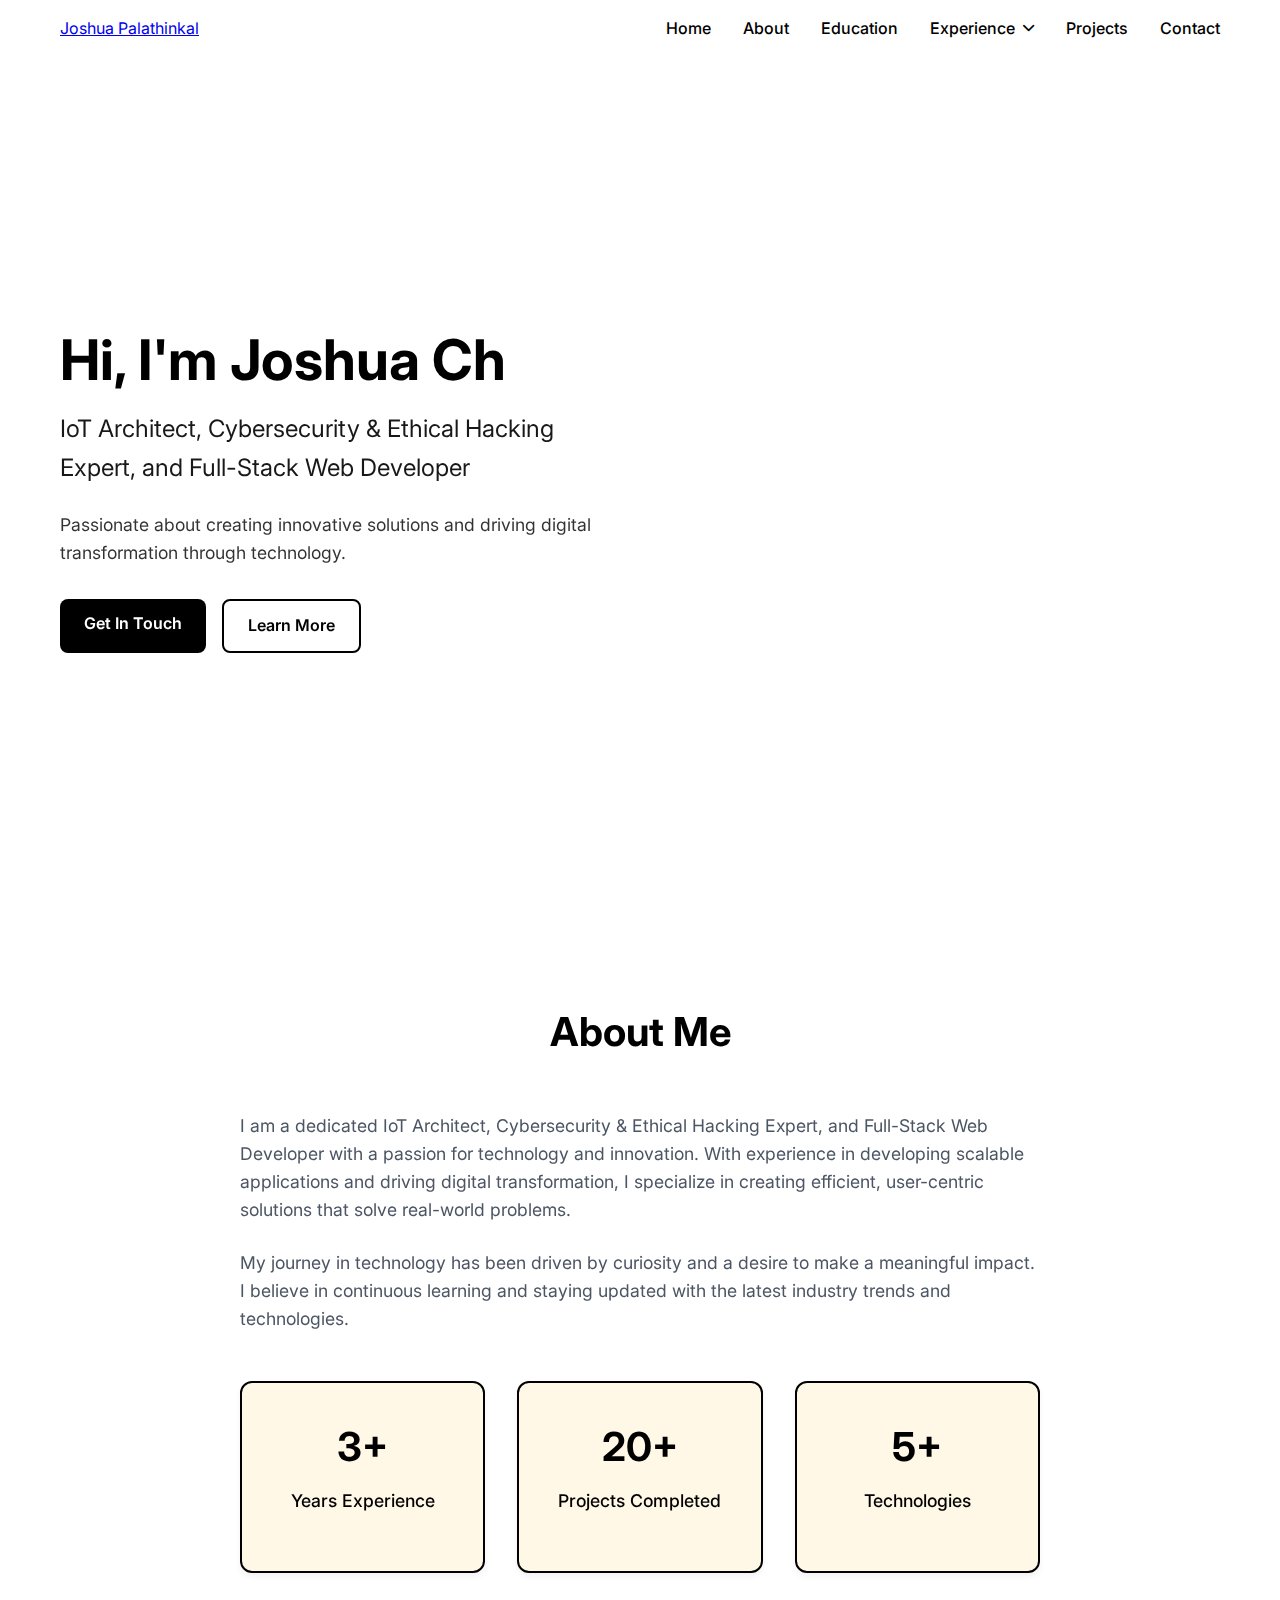
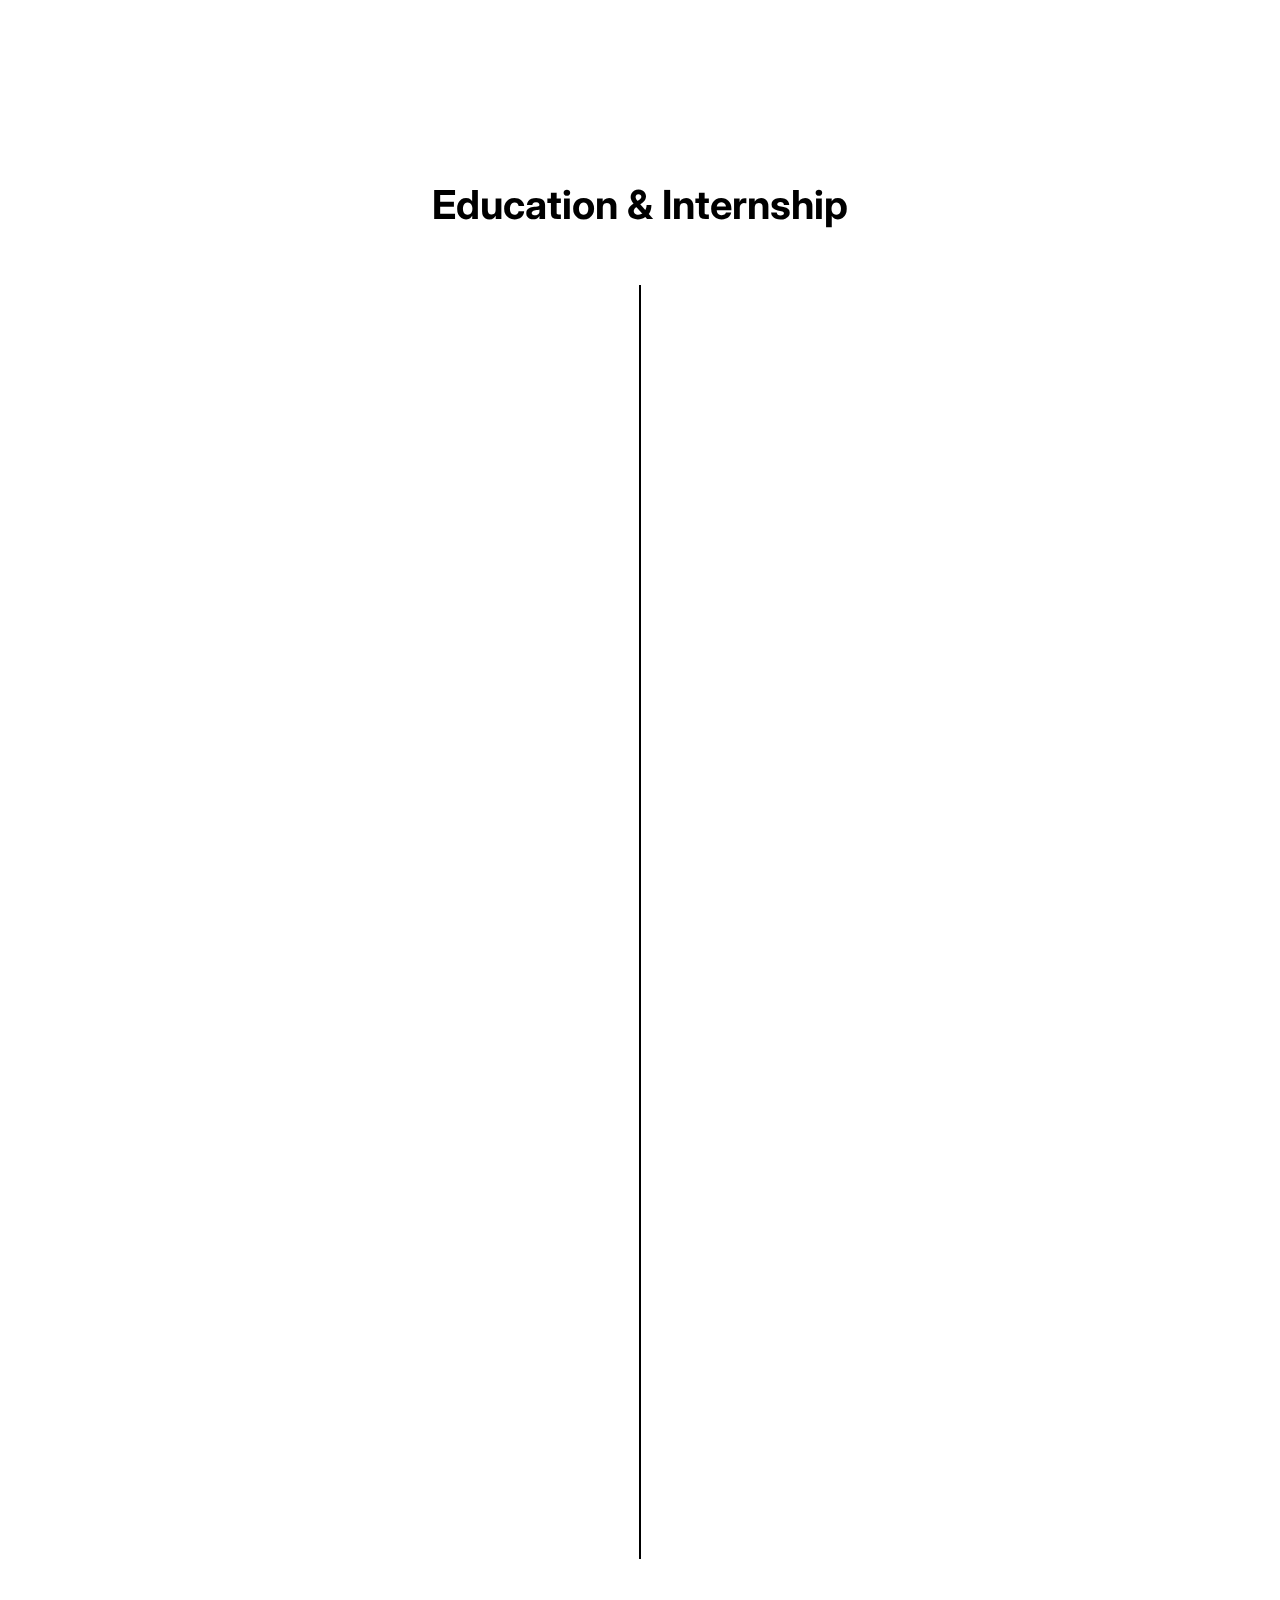
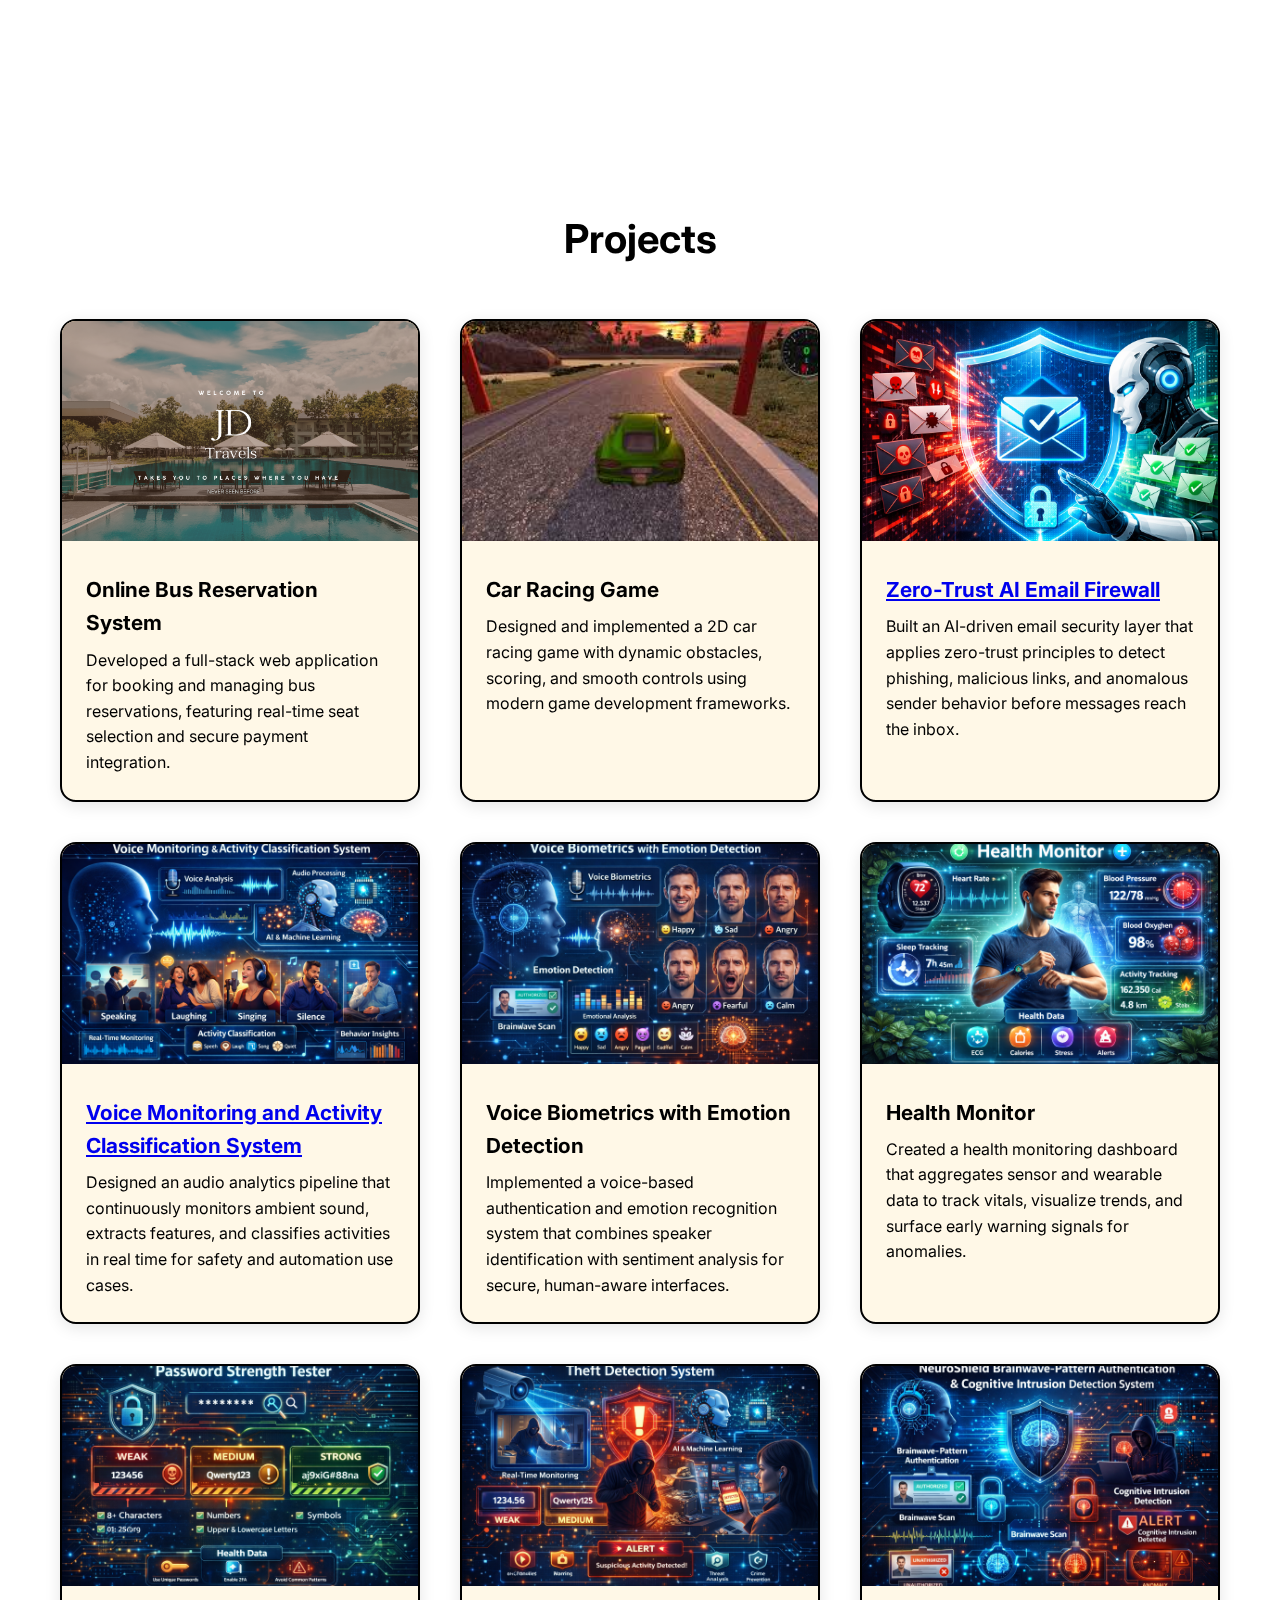
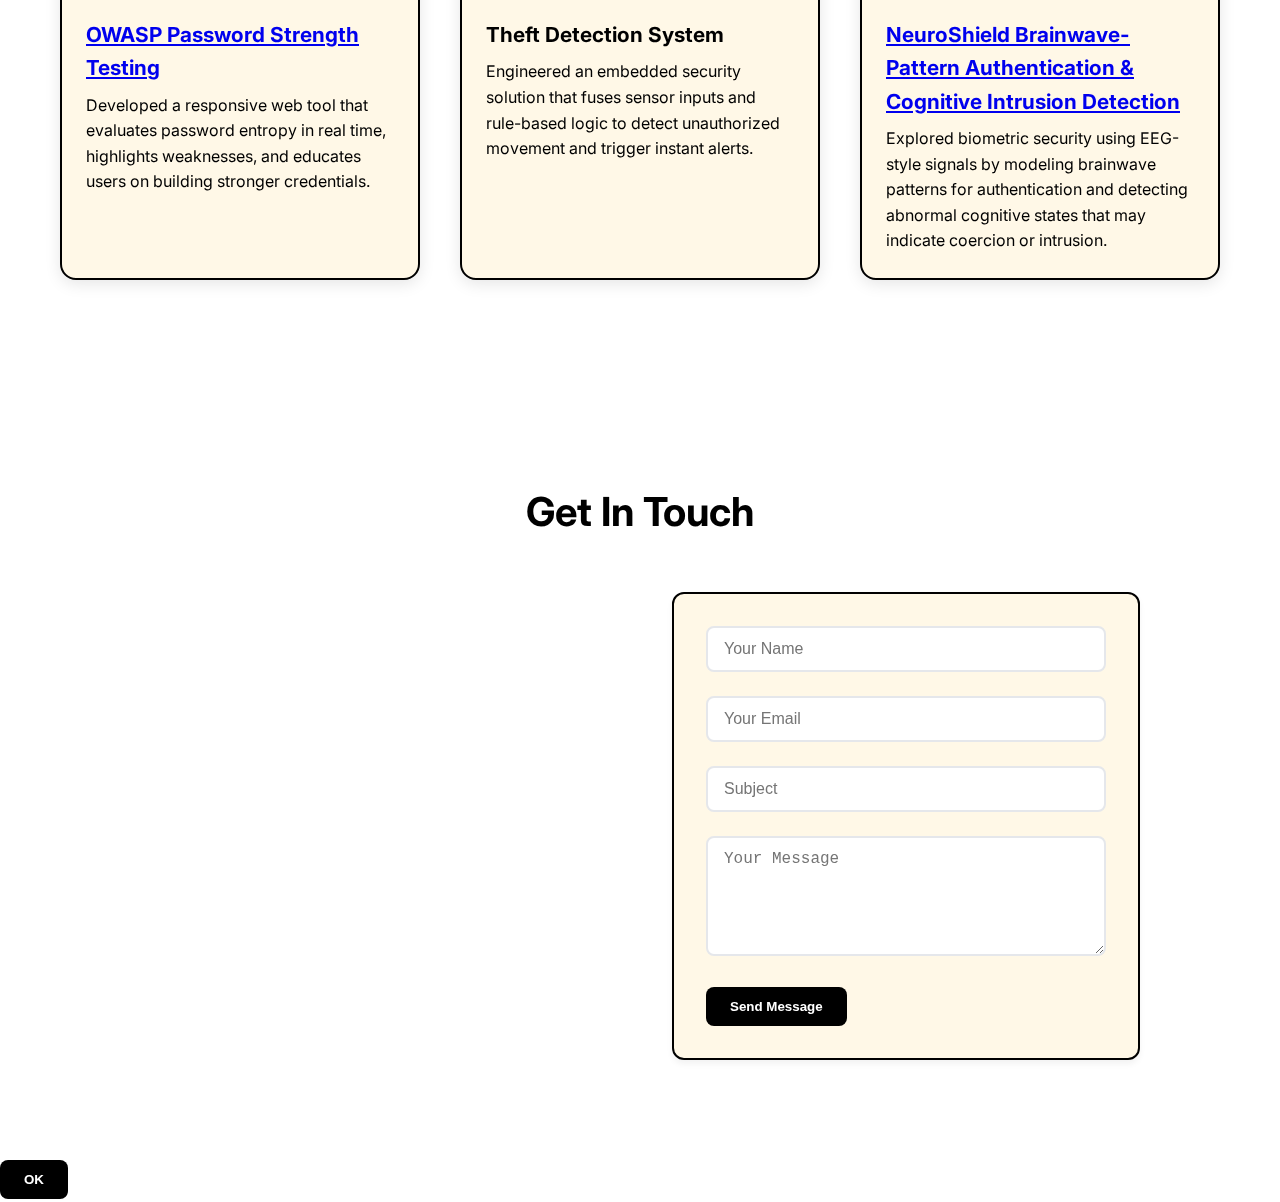
<file: index.html>
<!DOCTYPE html>
<html lang="en">
<head>
    <meta charset="UTF-8">
    <meta name="viewport" content="width=device-width, initial-scale=1.0">
    <title>Joshua Chacko George - Professional Portfolio</title>
    <link rel="stylesheet" href="styles.css">
    <link href="https://fonts.googleapis.com/css2?family=Inter:wght@300;400;500;600;700&display=swap" rel="stylesheet">
    <link rel="stylesheet" href="https://cdnjs.cloudflare.com/ajax/libs/font-awesome/6.0.0/css/all.min.css">
</head>
<body>
    <!-- Background Video -->
    <video id="bg-video" autoplay loop muted playsinline poster="" style="position: fixed; top: 0; left: 0; width: 100vw; height: 100vh; object-fit: cover; z-index: -1; pointer-events: none;">
        <source src="4K Soft Gradient Mood Lights (online-video-cutter.com).mp4" type="video/mp4">
        Your browser does not support the video tag.
    </video>
    <!-- Navigation -->
    <nav class="navbar">
        <div class="nav-container">
            <div class="nav-logo">
                <a href="index.html" class="nav-logo-text">Joshua Palathinkal</a>
            </div>
            <ul class="nav-menu">
                <li><a href="#home" class="nav-link">Home</a></li>
                <li><a href="#about" class="nav-link">About</a></li>
                <li><a href="#education" class="nav-link">Education</a></li>
                <li class="dropdown">
                    <a href="experience.html" class="nav-link dropdown-toggle">Experience <i class="fas fa-chevron-down"></i></a>
                    <ul class="dropdown-menu">
                        <li><a href="experience.html#skills" class="dropdown-item">Skills and Technologies</a></li>
                        <li><a href="experience.html#certifications" class="dropdown-item">Other Certification and Achievements</a></li>
                    </ul>
                </li>
                <li><a href="#projects" class="nav-link">Projects</a></li>
                <li><a href="#contact" class="nav-link">Contact</a></li>
            </ul>
            <div class="hamburger">
                <span class="bar"></span>
                <span class="bar"></span>
                <span class="bar"></span>
            </div>
        </div>
    </nav>

    <!-- Hero Section -->
    <section id="home" class="hero">
        <div class="hero-blueprint"></div>
        <div class="hero-blueprint-highlight"></div>
        <div class="hero-container">
            <div class="hero-content">
                <div class="hero-text">
                    <h1>Hi, I'm Joshua Chacko George</h1>
                    <h2>IoT Architect, Cybersecurity & Ethical Hacking Expert, and Full-Stack Web Developer</h2>
                    <p>Passionate about creating innovative solutions and driving digital transformation through technology.</p>
                    <div class="hero-buttons">
                        <a href="#contact" class="btn btn-primary">Get In Touch</a>
                        <a href="#about" class="btn btn-secondary">Learn More</a>
                    </div>
                </div>
                <div class="hero-image">
                    <img src="profile pic.jpeg" alt="Joshua Chacko George" class="profile-animate">
                </div>
            </div>
        </div>
    </section>

    <!-- About Section -->
    <section id="about" class="about">
        <div class="container">
            <h2 class="section-title">About Me</h2>
            <div class="about-content">
                <div class="about-text">
                    <p>I am a dedicated IoT Architect, Cybersecurity & Ethical Hacking Expert, and Full-Stack Web Developer with a passion for technology and innovation. With experience in developing scalable applications and driving digital transformation, I specialize in creating efficient, user-centric solutions that solve real-world problems.</p>
                    <p>My journey in technology has been driven by curiosity and a desire to make a meaningful impact. I believe in continuous learning and staying updated with the latest industry trends and technologies.</p>
                    <div class="about-stats">
                        <div class="stat">
                            <h3>3+</h3>
                            <p>Years Experience</p>
                        </div>
                        <div class="stat">
                            <h3>20+</h3>
                            <p>Projects Completed</p>
                        </div>
                        <div class="stat">
                            <h3>5+</h3>
                            <p>Technologies</p>
                        </div>
                    </div>
                </div>
            </div>
        </div>
    </section>

    <!-- Education & Internship Timeline Section -->
    <section id="education" class="education">
        <div class="container">
            <h2 class="section-title">Education & Internship</h2>
            <div class="timeline">
                <div class="timeline-item">
                    <div class="timeline-content">
                        <h3>Bachelor of Technology and Engineering in Computer Science (Honours in Cybersecurity)</h3>
                        <h4>Christ (Deemed to be University)</h4>
                        <p class="timeline-date">2023 - Current</p>
                        <ul>
                            <li>Pursuing Honours in Cybersecurity</li>
                            <li>Active member of the Coding Club</li>
                        </ul>
                    </div>
                </div>
                <div class="timeline-item">
                    <div class="timeline-content">
                        <h3>Cyber Security Analyst Intern</h3>
                        <h4>Ad Infocom Systems, Nagpur</h4>
                        <p class="timeline-date">April 2025 - May 2025</p>
                        <ul>
                            <li>Worked on real-world cybersecurity projects and risk assessments</li>
                            <li>Collaborated with senior analysts to enhance system security</li>
                        </ul>
                    </div>
                </div>
                <div class="timeline-item">
                    <div class="timeline-content">
                        <h3>Full Stack Engineer &amp; DevOps Administrator</h3>
                        <h4>All Med Equipment, Chicago, Illinois, USA</h4>
                        <p class="timeline-date">April 3, 2025 – Present</p>
                        <ul>
                            <li>Leading full-stack platform development, deployment automation, and infrastructure networking operations to maintain reliable production systems.</li>
                            <li>Implementing security hardening, monitoring solutions, and regular maintenance to ensure high availability and operational stability of the company web platform.</li>
                        </ul>
                    </div>
                </div>
            </div>
        </div>
    </section>

    <!-- Projects Section -->
    <section id="projects" class="projects">
        <div class="container">
            <h2 class="section-title">Projects</h2>
            <div class="projects-grid">
                <div class="project-card">
                    <div class="project-image">
                        <img src="obrs.png" alt="Online Bus Reservation System">
                    </div>
                    <div class="project-info">
                        <h3>Online Bus Reservation System</h3>
                        <p>Developed a full-stack web application for booking and managing bus reservations, featuring real-time seat selection and secure payment integration.</p>
                    </div>
                </div>
                <div class="project-card">
                    <div class="project-image">
                        <img src="car racing.jpeg" alt="Car Racing Game">
                    </div>
                    <div class="project-info">
                        <h3>Car Racing Game</h3>
                        <p>Designed and implemented a 2D car racing game with dynamic obstacles, scoring, and smooth controls using modern game development frameworks.</p>
                    </div>
                </div>
                <div class="project-card">
                    <div class="project-image">
                        <img src="firewall.png" alt="Zero-Trust AI Email Firewall">
                    </div>
                    <div class="project-info">
                        <h3>
                            <a href="https://github.com/JoshuaMac003/Zero-Trust-AI-Email-Firewall" target="_blank" rel="noopener noreferrer">
                                Zero-Trust AI Email Firewall
                            </a>
                        </h3>
                        <p>Built an AI-driven email security layer that applies zero-trust principles to detect phishing, malicious links, and anomalous sender behavior before messages reach the inbox.</p>
                    </div>
                </div>
                <div class="project-card">
                    <div class="project-image">
                        <img src="ACTIVITY.png" alt="Voice Monitoring and Activity Classification System">
                    </div>
                    <div class="project-info">
                        <h3>
                            <a href="https://github.com/JoshuaMac003/Voice-Monitoring-and-Activity-Classification-System" target="_blank" rel="noopener noreferrer">
                                Voice Monitoring and Activity Classification System
                            </a>
                        </h3>
                        <p>Designed an audio analytics pipeline that continuously monitors ambient sound, extracts features, and classifies activities in real time for safety and automation use cases.</p>
                    </div>
                </div>
                <div class="project-card">
                    <div class="project-image">
                        <img src="VOICE.png" alt="Voice Biometrics with Emotion Detection">
                    </div>
                    <div class="project-info">
                        <h3>Voice Biometrics with Emotion Detection</h3>
                        <p>Implemented a voice-based authentication and emotion recognition system that combines speaker identification with sentiment analysis for secure, human-aware interfaces.</p>
                    </div>
                </div>
                <div class="project-card">
                    <div class="project-image">
                        <img src="HEALTH.png" alt="Health Monitor">
                    </div>
                    <div class="project-info">
                        <h3>Health Monitor</h3>
                        <p>Created a health monitoring dashboard that aggregates sensor and wearable data to track vitals, visualize trends, and surface early warning signals for anomalies.</p>
                    </div>
                </div>
                <div class="project-card">
                    <div class="project-image">
                        <img src="strength.png" alt="OWASP Password Strength Testing">
                    </div>
                    <div class="project-info">
                        <h3>
                            <a href="https://github.com/JoshuaMac003/owasp-password-strength-test-master" target="_blank" rel="noopener noreferrer">
                                OWASP Password Strength Testing
                            </a>
                        </h3>
                        <p>Developed a responsive web tool that evaluates password entropy in real time, highlights weaknesses, and educates users on building stronger credentials.</p>
                    </div>
                </div>
                <div class="project-card">
                    <div class="project-image">
                        <img src="theft.png" alt="Theft Detection System">
                    </div>
                    <div class="project-info">
                        <h3>Theft Detection System</h3>
                        <p>Engineered an embedded security solution that fuses sensor inputs and rule-based logic to detect unauthorized movement and trigger instant alerts.</p>
                    </div>
                </div>
                <div class="project-card">
                    <div class="project-image">
                        <img src="brainwavefile.png" alt="NeuroShield Brainwave-Pattern Authentication &amp; Cognitive Intrusion Detection">
                    </div>
                    <div class="project-info">
                        <h3>
                            <a href="https://github.com/JoshuaMac003/NeuroShield-Brainwave-Pattern-Authentication-Cognitive-Intrusion-Detection-System" target="_blank" rel="noopener noreferrer">
                                NeuroShield Brainwave-Pattern Authentication &amp; Cognitive Intrusion Detection
                            </a>
                        </h3>
                        <p>Explored biometric security using EEG-style signals by modeling brainwave patterns for authentication and detecting abnormal cognitive states that may indicate coercion or intrusion.</p>
                    </div>
                </div>
            </div>
        </div>
    </section>

    <!-- Contact Section -->
    <section id="contact" class="contact">
        <div class="container">
            <h2 class="section-title">Get In Touch</h2>
            <div class="contact-content">
                <div class="contact-info">
                    <div class="contact-item">
                        <i class="fas fa-envelope"></i>
                        <div>
                            <h3>Email</h3>
                            <p>joshuapalathinkalxx3@gmail.com</p>
                        </div>
                    </div>
                    <div class="contact-item">
                        <i class="fab fa-linkedin"></i>
                        <div>
                            <h3>LinkedIn</h3>
                            <p><a href="https://www.linkedin.com/in/joshua-chacko-george-736123289/" target="_blank">Joshua Chacko George</a></p>
                        </div>
                    </div>
                    <div class="contact-item">
                        <i class="fab fa-github"></i>
                        <div>
                            <h3>GitHub</h3>
                            <p><a href="https://github.com/JoshuaMac003" target="_blank">JoshuaMac003</a></p>
                        </div>
                    </div>
                </div>
                <div class="contact-form">
                    <form>
                        <div class="form-group">
                            <input type="text" placeholder="Your Name" required>
                        </div>
                        <div class="form-group">
                            <input type="email" placeholder="Your Email" required>
                        </div>
                        <div class="form-group">
                            <input type="text" placeholder="Subject" required>
                        </div>
                        <div class="form-group">
                            <textarea placeholder="Your Message" rows="5" required></textarea>
                        </div>
                        <button type="submit" class="btn btn-primary">Send Message</button>
                    </form>
                </div>
            </div>
        </div>
    </section>

    <!-- Message modal -->
    <div id="message-modal" class="message-modal">
        <div class="message-modal-backdrop"></div>
        <div class="message-modal-content">
            <p id="message-modal-text"></p>
            <button type="button" class="btn btn-primary" id="message-modal-close">OK</button>
        </div>
    </div>

    <script src="script.js"></script>
</body>
</html>
</file>
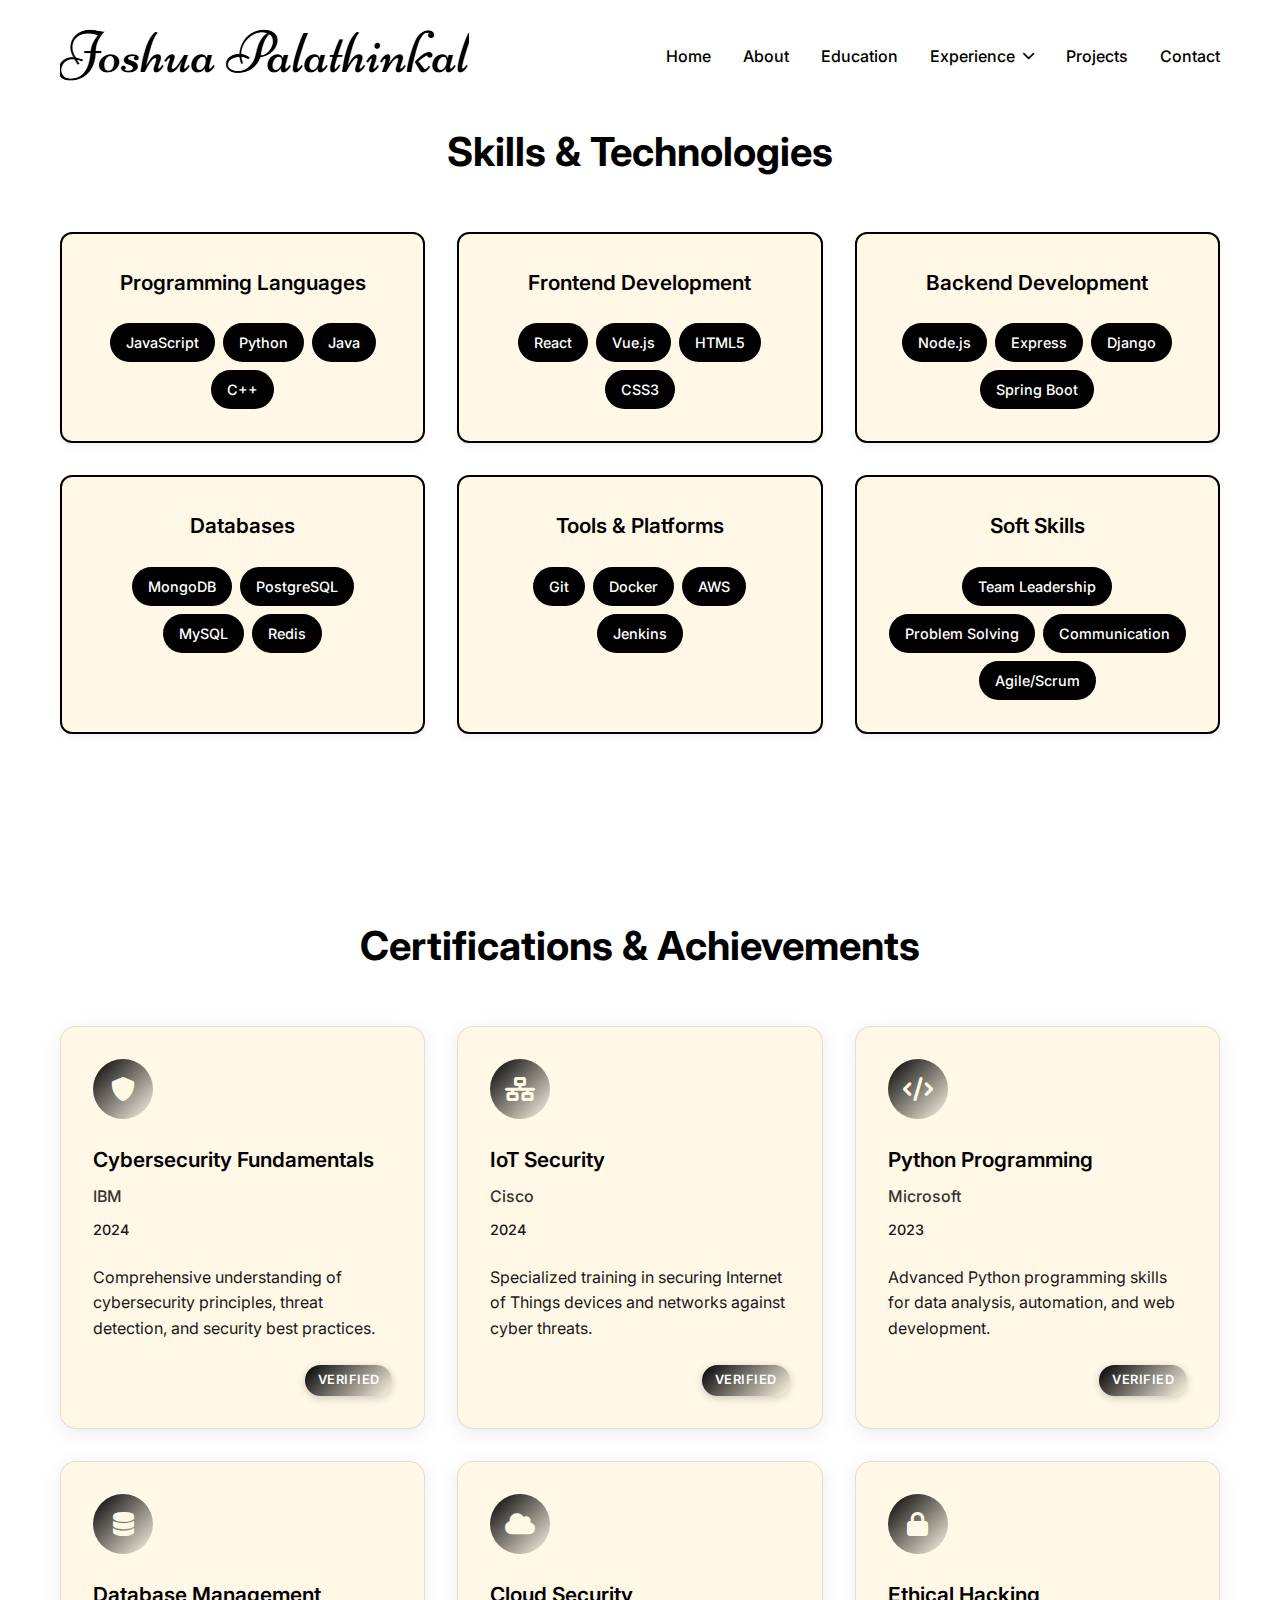
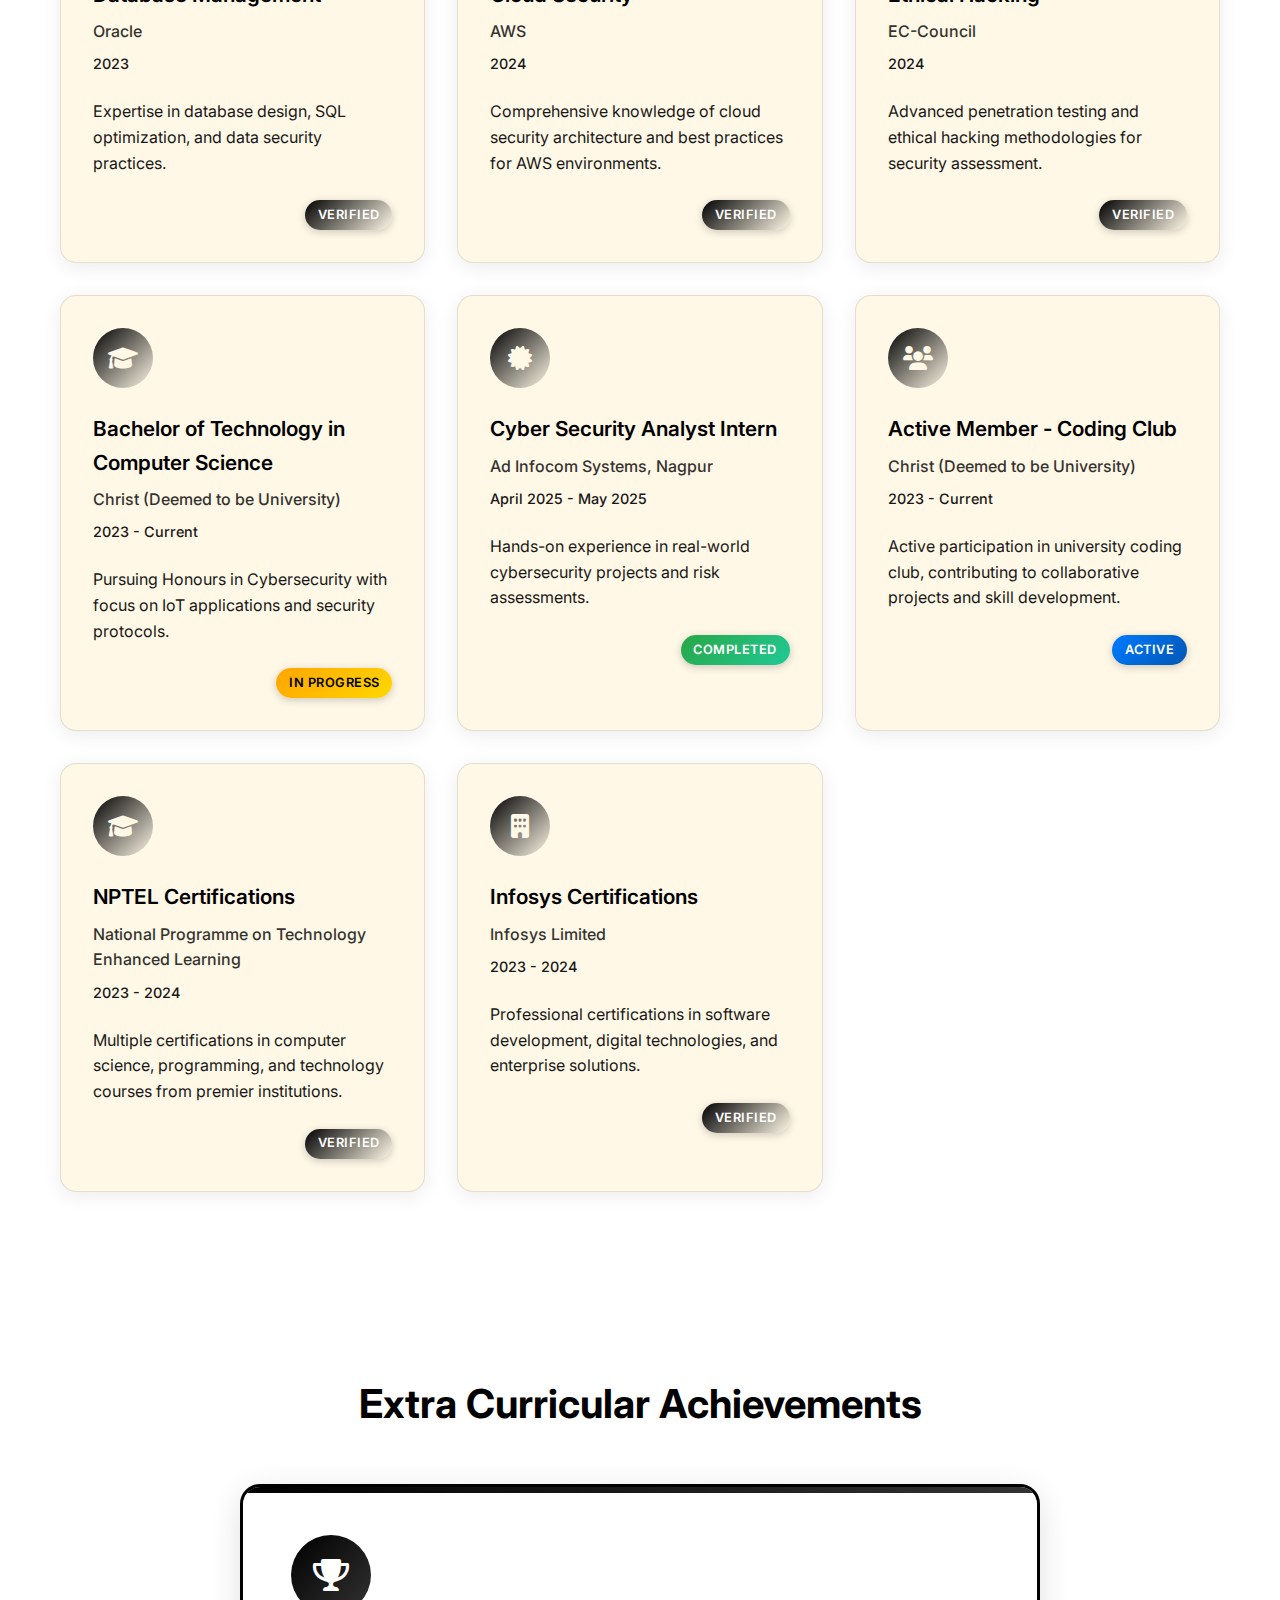
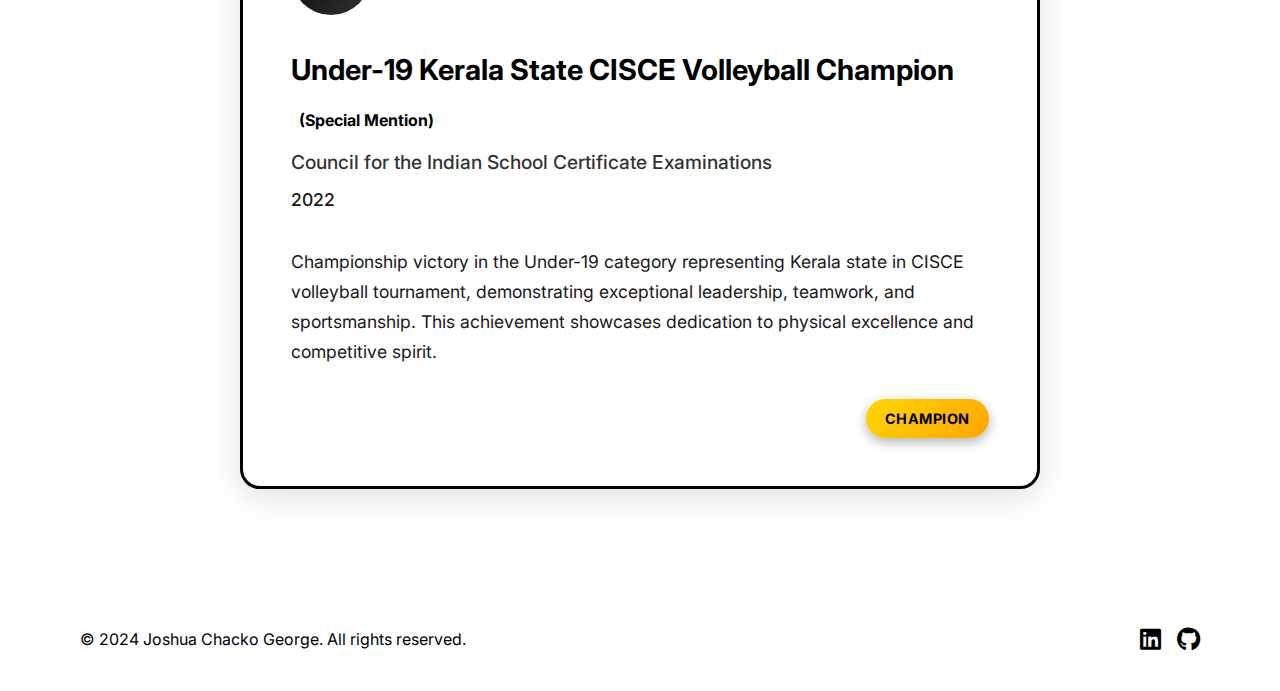
<file: experience.html>
<!DOCTYPE html>
<html lang="en">
<head>
    <meta charset="UTF-8">
    <meta name="viewport" content="width=device-width, initial-scale=1.0">
    <title>Experience - Joshua Chacko George</title>
    <link rel="stylesheet" href="styles.css">
    <link href="https://fonts.googleapis.com/css2?family=Inter:wght@300;400;500;600;700&display=swap" rel="stylesheet">
    <link rel="stylesheet" href="https://cdnjs.cloudflare.com/ajax/libs/font-awesome/6.0.0/css/all.min.css">
</head>
<body>
    <!-- Background Video -->
    <video id="bg-video" autoplay loop muted playsinline poster="" style="position: fixed; top: 0; left: 0; width: 100vw; height: 100vh; object-fit: cover; z-index: -1; pointer-events: none;">
        <source src="4K Soft Gradient Mood Lights (online-video-cutter.com).mp4" type="video/mp4">
        Your browser does not support the video tag.
    </video>
    <!-- Navigation -->
    <nav class="navbar">
        <div class="nav-container">
            <div class="nav-logo">
                <a href="index.html"><img src="signature.png" alt="Signature" class="signature-animate" /></a>
            </div>
            <ul class="nav-menu">
                <li><a href="index.html#home" class="nav-link">Home</a></li>
                <li><a href="index.html#about" class="nav-link">About</a></li>
                <li><a href="index.html#education" class="nav-link">Education</a></li>
                <li class="dropdown">
                    <a href="experience.html" class="nav-link dropdown-toggle">Experience <i class="fas fa-chevron-down"></i></a>
                    <ul class="dropdown-menu">
                        <li><a href="experience.html#skills" class="dropdown-item">Skills</a></li>
                        <li><a href="experience.html#certifications" class="dropdown-item">Certifications</a></li>
                        <li><a href="experience.html#extracurricular" class="dropdown-item">Extra Curricular</a></li>
                    </ul>
                </li>
                <li><a href="index.html#projects" class="nav-link">Projects</a></li>
                <li><a href="index.html#contact" class="nav-link">Contact</a></li>
            </ul>
            <div class="hamburger">
                <span class="bar"></span>
                <span class="bar"></span>
                <span class="bar"></span>
            </div>
        </div>
    </nav>

    <!-- Skills Section -->
    <section id="skills" class="skills" style="padding-top: 120px;">
        <div class="container">
            <h2 class="section-title">Skills & Technologies</h2>
            <div class="skills-grid">
                <div class="skill-category">
                    <h3>Programming Languages</h3>
                    <div class="skill-items">
                        <span class="skill-item">JavaScript</span>
                        <span class="skill-item">Python</span>
                        <span class="skill-item">Java</span>
                        <span class="skill-item">C++</span>
                    </div>
                </div>
                <div class="skill-category">
                    <h3>Frontend Development</h3>
                    <div class="skill-items">
                        <span class="skill-item">React</span>
                        <span class="skill-item">Vue.js</span>
                        <span class="skill-item">HTML5</span>
                        <span class="skill-item">CSS3</span>
                    </div>
                </div>
                <div class="skill-category">
                    <h3>Backend Development</h3>
                    <div class="skill-items">
                        <span class="skill-item">Node.js</span>
                        <span class="skill-item">Express</span>
                        <span class="skill-item">Django</span>
                        <span class="skill-item">Spring Boot</span>
                    </div>
                </div>
                <div class="skill-category">
                    <h3>Databases</h3>
                    <div class="skill-items">
                        <span class="skill-item">MongoDB</span>
                        <span class="skill-item">PostgreSQL</span>
                        <span class="skill-item">MySQL</span>
                        <span class="skill-item">Redis</span>
                    </div>
                </div>
                <div class="skill-category">
                    <h3>Tools & Platforms</h3>
                    <div class="skill-items">
                        <span class="skill-item">Git</span>
                        <span class="skill-item">Docker</span>
                        <span class="skill-item">AWS</span>
                        <span class="skill-item">Jenkins</span>
                    </div>
                </div>
                <div class="skill-category">
                    <h3>Soft Skills</h3>
                    <div class="skill-items">
                        <span class="skill-item">Team Leadership</span>
                        <span class="skill-item">Problem Solving</span>
                        <span class="skill-item">Communication</span>
                        <span class="skill-item">Agile/Scrum</span>
                    </div>
                </div>
            </div>
        </div>
    </section>

    <!-- Certifications Section -->
    <section id="certifications" class="certifications">
        <div class="container">
            <h2 class="section-title">Certifications & Achievements</h2>
            <div class="certifications-grid">
                <div class="certification-card">
                    <div class="certification-icon">
                        <i class="fas fa-shield-alt"></i>
                    </div>
                    <div class="certification-content">
                        <h3>Cybersecurity Fundamentals</h3>
                        <h4>IBM</h4>
                        <p class="certification-date">2024</p>
                        <p>Comprehensive understanding of cybersecurity principles, threat detection, and security best practices.</p>
                        <div class="certification-badge">
                            <span class="badge badge-verified">Verified</span>
                        </div>
                    </div>
                </div>
                
                <div class="certification-card">
                    <div class="certification-icon">
                        <i class="fas fa-network-wired"></i>
                    </div>
                    <div class="certification-content">
                        <h3>IoT Security</h3>
                        <h4>Cisco</h4>
                        <p class="certification-date">2024</p>
                        <p>Specialized training in securing Internet of Things devices and networks against cyber threats.</p>
                        <div class="certification-badge">
                            <span class="badge badge-verified">Verified</span>
                        </div>
                    </div>
                </div>
                
                <div class="certification-card">
                    <div class="certification-icon">
                        <i class="fas fa-code"></i>
                    </div>
                    <div class="certification-content">
                        <h3>Python Programming</h3>
                        <h4>Microsoft</h4>
                        <p class="certification-date">2023</p>
                        <p>Advanced Python programming skills for data analysis, automation, and web development.</p>
                        <div class="certification-badge">
                            <span class="badge badge-verified">Verified</span>
                        </div>
                    </div>
                </div>
                
                <div class="certification-card">
                    <div class="certification-icon">
                        <i class="fas fa-database"></i>
                    </div>
                    <div class="certification-content">
                        <h3>Database Management</h3>
                        <h4>Oracle</h4>
                        <p class="certification-date">2023</p>
                        <p>Expertise in database design, SQL optimization, and data security practices.</p>
                        <div class="certification-badge">
                            <span class="badge badge-verified">Verified</span>
                        </div>
                    </div>
                </div>
                
                <div class="certification-card">
                    <div class="certification-icon">
                        <i class="fas fa-cloud"></i>
                    </div>
                    <div class="certification-content">
                        <h3>Cloud Security</h3>
                        <h4>AWS</h4>
                        <p class="certification-date">2024</p>
                        <p>Comprehensive knowledge of cloud security architecture and best practices for AWS environments.</p>
                        <div class="certification-badge">
                            <span class="badge badge-verified">Verified</span>
                        </div>
                    </div>
                </div>
                
                <div class="certification-card">
                    <div class="certification-icon">
                        <i class="fas fa-lock"></i>
                    </div>
                    <div class="certification-content">
                        <h3>Ethical Hacking</h3>
                        <h4>EC-Council</h4>
                        <p class="certification-date">2024</p>
                        <p>Advanced penetration testing and ethical hacking methodologies for security assessment.</p>
                        <div class="certification-badge">
                            <span class="badge badge-verified">Verified</span>
                        </div>
                    </div>
                </div>
                
                <div class="certification-card">
                    <div class="certification-icon">
                        <i class="fas fa-graduation-cap"></i>
                    </div>
                    <div class="certification-content">
                        <h3>Bachelor of Technology in Computer Science</h3>
                        <h4>Christ (Deemed to be University)</h4>
                        <p class="certification-date">2023 - Current</p>
                        <p>Pursuing Honours in Cybersecurity with focus on IoT applications and security protocols.</p>
                        <div class="certification-badge">
                            <span class="badge badge-progress">In Progress</span>
                        </div>
                    </div>
                </div>
                
                <div class="certification-card">
                    <div class="certification-icon">
                        <i class="fas fa-certificate"></i>
                    </div>
                    <div class="certification-content">
                        <h3>Cyber Security Analyst Intern</h3>
                        <h4>Ad Infocom Systems, Nagpur</h4>
                        <p class="certification-date">April 2025 - May 2025</p>
                        <p>Hands-on experience in real-world cybersecurity projects and risk assessments.</p>
                        <div class="certification-badge">
                            <span class="badge badge-completed">Completed</span>
                        </div>
                    </div>
                </div>
                
                <div class="certification-card">
                    <div class="certification-icon">
                        <i class="fas fa-users"></i>
                    </div>
                    <div class="certification-content">
                        <h3>Active Member - Coding Club</h3>
                        <h4>Christ (Deemed to be University)</h4>
                        <p class="certification-date">2023 - Current</p>
                        <p>Active participation in university coding club, contributing to collaborative projects and skill development.</p>
                        <div class="certification-badge">
                            <span class="badge badge-active">Active</span>
                        </div>
                    </div>
                </div>
                
                <div class="certification-card">
                    <div class="certification-icon">
                        <i class="fas fa-graduation-cap"></i>
                    </div>
                    <div class="certification-content">
                        <h3>NPTEL Certifications</h3>
                        <h4>National Programme on Technology Enhanced Learning</h4>
                        <p class="certification-date">2023 - 2024</p>
                        <p>Multiple certifications in computer science, programming, and technology courses from premier institutions.</p>
                        <div class="certification-badge">
                            <span class="badge badge-verified">Verified</span>
                        </div>
                    </div>
                </div>
                
                <div class="certification-card">
                    <div class="certification-icon">
                        <i class="fas fa-building"></i>
                    </div>
                    <div class="certification-content">
                        <h3>Infosys Certifications</h3>
                        <h4>Infosys Limited</h4>
                        <p class="certification-date">2023 - 2024</p>
                        <p>Professional certifications in software development, digital technologies, and enterprise solutions.</p>
                        <div class="certification-badge">
                            <span class="badge badge-verified">Verified</span>
                        </div>
                    </div>
                </div>
            </div>
        </div>
    </section>

    <!-- Extra Curricular Achievements Section -->
    <section id="extracurricular" class="extracurricular">
        <div class="container">
            <h2 class="section-title">Extra Curricular Achievements</h2>
            <div class="achievement-highlight">
                <div class="achievement-card">
                    <div class="achievement-icon">
                        <i class="fas fa-trophy"></i>
                    </div>
                    <div class="achievement-content">
                        <h3>Under-19 Kerala State CISCE Volleyball Champion <span class="special-mention">(Special Mention)</span></h3>
                        <h4>Council for the Indian School Certificate Examinations</h4>
                        <p class="achievement-date">2022</p>
                        <p>Championship victory in the Under-19 category representing Kerala state in CISCE volleyball tournament, demonstrating exceptional leadership, teamwork, and sportsmanship. This achievement showcases dedication to physical excellence and competitive spirit.</p>
                        <div class="achievement-badge">
                            <span class="badge badge-champion">Champion</span>
                        </div>
                    </div>
                </div>
            </div>
        </div>
    </section>

    <!-- Footer -->
    <footer class="footer">
        <div class="container">
            <div class="footer-content">
                <p>&copy; 2024 Joshua Chacko George. All rights reserved.</p>
                <div class="social-links">
                    <a href="https://www.linkedin.com/in/joshua-chacko-george-736123289/" target="_blank"><i class="fab fa-linkedin"></i></a>
                    <a href="https://github.com/JoshuaMac003" target="_blank"><i class="fab fa-github"></i></a>
                </div>
            </div>
        </div>
    </footer>

    <script src="script.js"></script>
</body>
</html>
</file>
<file: styles.css>
/* Reset and Base Styles */
* {
    margin: 0;
    padding: 0;
    box-sizing: border-box;
}

:root {
    --ivory: #FFF8E7;
    --rolex-green: #00512C;
    --text-main: #000000;
    --text-light: #FFF8E7;
    --card-bg: #FFF8E7;
    --accent: #00512C;
}

body {
    font-family: 'Inter', sans-serif;
    line-height: 1.6;
    color: black !important;
    background: white !important;
}

section, .container, .hero, .about, .skills, .certifications, .education, .projects, .contact, .footer {
    background: white !important;
}

.navbar {
    background: var(--rolex-green) !important;
}

.container {
    max-width: 1200px;
    margin: 0 auto;
    padding: 0 20px;
}

/* Navigation */
.navbar {
    position: fixed;
    top: 0;
    width: 100%;
    background: white !important;
    backdrop-filter: blur(10px);
    z-index: 1000;
    padding: 1rem 0;
    transition: all 0.3s ease;
    color: black !important;
}

.nav-container {
    max-width: 1200px;
    margin: 0 auto;
    padding: 0 20px;
    display: flex;
    justify-content: space-between;
    align-items: center;
}

.nav-logo h2 {
    color: black !important;
    font-weight: 700;
}

.nav-menu {
    display: flex;
    list-style: none;
    gap: 2rem;
}

.nav-link {
    text-decoration: none;
    color: black !important;
    font-weight: 500;
    transition: color 0.3s ease;
}

.nav-link:hover {
    color: #333 !important;
}

/* Dropdown Styles */
.dropdown {
    position: relative;
}

.dropdown-toggle {
    display: flex;
    align-items: center;
    gap: 0.5rem;
}

.dropdown-toggle i {
    font-size: 0.8rem;
    transition: transform 0.3s ease;
}

.dropdown.active .dropdown-toggle i {
    transform: rotate(180deg);
}

.dropdown-menu {
    position: absolute;
    top: 100%;
    left: 0;
    background: white;
    min-width: 200px;
    box-shadow: 0 8px 32px rgba(0, 0, 0, 0.1);
    border-radius: 8px;
    padding: 0.5rem 0;
    opacity: 0;
    visibility: hidden;
    transform: translateY(-10px);
    transition: all 0.3s ease;
    z-index: 1001;
    border: 1px solid rgba(0, 0, 0, 0.1);
}

.dropdown.active .dropdown-menu {
    opacity: 1;
    visibility: visible;
    transform: translateY(0);
}

.dropdown-item {
    display: block;
    padding: 0.75rem 1.5rem;
    color: black !important;
    text-decoration: none;
    font-weight: 500;
    transition: background-color 0.3s ease;
}

.dropdown-item:hover {
    background-color: #f8f9fa;
    color: #333 !important;
}

.hamburger {
    display: none;
    flex-direction: column;
    cursor: pointer;
}

.bar {
    width: 25px;
    height: 3px;
    background-color: black;
    margin: 3px 0;
    transition: 0.3s;
}

/* Hero Section */
.hero {
    min-height: 100vh;
    display: flex;
    align-items: center;
    background: var(--ivory);
    color: black !important;
    padding-top: 80px;
}

.hero-container {
    max-width: 1200px;
    margin: 0 auto;
    padding: 0 20px;
}

.hero-content {
    display: grid;
    grid-template-columns: 1fr 1fr;
    gap: 4rem;
    align-items: center;
}

.hero-text h1 {
    font-size: 3.5rem;
    font-weight: 700;
    margin-bottom: 1rem;
    line-height: 1.2;
}

.hero-text h2 {
    font-size: 1.5rem;
    font-weight: 400;
    margin-bottom: 1.5rem;
    opacity: 0.9;
}

.hero-text p {
    font-size: 1.1rem;
    margin-bottom: 2rem;
    opacity: 0.8;
}

.hero-buttons {
    display: flex;
    gap: 1rem;
}

.btn {
    padding: 12px 24px;
    border-radius: 8px;
    text-decoration: none;
    font-weight: 600;
    transition: all 0.3s ease;
    display: inline-block;
}

.btn-primary {
    background: black;
    color: white;
    border: none;
}

.btn-primary:hover {
    background: white;
    color: black;
    border: 2px solid black;
}

.btn-secondary {
    background: transparent;
    color: black !important;
    border: 2px solid black;
}

.btn-secondary:hover {
    background: black;
    color: white !important;
}

.hero-image {
    display: flex;
    justify-content: center;
    align-items: center;
}

.profile-photo {
    width: 300px;
    height: 300px;
    border-radius: 50%;
    overflow: hidden;
    border: 4px solid var(--ivory);
    box-shadow: 0 20px 40px rgba(26, 34, 56, 0.10), 0 20px 40px rgba(255, 180, 0, 0.08);
    transition: transform 0.4s cubic-bezier(.25,.8,.25,1), box-shadow 0.4s;
    background: rgba(255, 255, 255, 0.25);
    position: relative;
    overflow: hidden;
    will-change: transform;
}

.redesigned-profile {
    border: 5px solid var(--rolex-green);
    border-radius: 50%;
    width: 280px;
    height: 280px;
    overflow: hidden;
    box-shadow: 0 8px 32px 0 rgba(0, 81, 44, 0.12);
    background: var(--ivory);
    display: flex;
    align-items: center;
    justify-content: center;
    margin: 0 auto;
    transition: box-shadow 0.3s;
}

.redesigned-profile img {
    width: 100%;
    height: 100%;
    object-fit: cover;
    border-radius: 50%;
}

.redesigned-profile:hover {
    box-shadow: 0 16px 48px 0 rgba(0, 81, 44, 0.22);
}

.glass-toggle {
    backdrop-filter: blur(10px) saturate(120%);
    -webkit-backdrop-filter: blur(10px) saturate(120%);
    background: rgba(255, 255, 255, 0.35);
    border: 2px solid rgba(180, 134, 44, 0.18);
    box-shadow: 0 8px 32px 0 rgba(45, 35, 32, 0.18);
}

.profile-photo img {
    width: 100%;
    height: 100%;
    object-fit: cover;
}

.profile-photo-hover {
    transition: transform 0.4s cubic-bezier(.25,.8,.25,1), box-shadow 0.4s;
}

.profile-photo-hover:hover {
    transform: scale(1.07) rotate(-2deg);
    box-shadow: 0 30px 60px rgba(26, 34, 56, 0.18), 0 30px 60px rgba(255, 180, 0, 0.18);
    border-color: var(--accent);
}

.profile-photo.gold-highlight {
    width: 160px;
    height: 160px;
    border-radius: 50%;
    overflow: hidden;
    border: none;
    box-shadow: none;
    display: flex;
    align-items: center;
    justify-content: center;
    margin: 0 auto;
    background: none;
    transition: none;
}

.profile-photo.gold-highlight:hover {
    box-shadow: none;
    border-color: none;
    transform: none;
}

.circle-img {
    width: 100%;
    height: 100%;
    object-fit: cover;
    border-radius: 50%;
    display: block;
}

/* Section Styles */
.section-title {
    font-size: 2.5rem;
    font-weight: 700;
    text-align: center;
    margin-bottom: 3rem;
    color: black !important;
}

/* About Section */
.about {
    padding: 100px 0;
    background: var(--ivory);
}

.about-content {
    max-width: 800px;
    margin: 0 auto;
}

.about-text p {
    font-size: 1.1rem;
    margin-bottom: 1.5rem;
    color: #4b5563;
}

.about-stats {
    display: grid;
    grid-template-columns: repeat(3, 1fr);
    gap: 2rem;
    margin-top: 3rem;
}

.stat {
    text-align: center;
    padding: 2rem;
    background: var(--ivory);
    border-radius: 12px;
    box-shadow: 0 4px 6px rgba(0, 0, 0, 0.05);
    border: 2px solid black;
}

.stat h3 {
    font-size: 2.5rem;
    font-weight: 700;
    color: black !important;
    margin-bottom: 0.5rem;
}

.stat p {
    color: black !important;
    font-weight: 500;
}

/* Experience Section */
.experience {
    padding: 100px 0;
}

.timeline {
    position: relative;
    max-width: 800px;
    margin: 0 auto;
}

.timeline::before {
    content: '';
    position: absolute;
    left: 50%;
    top: 0;
    bottom: 0;
    width: 2px;
    background: black;
    transform: translateX(-50%);
}

.timeline-item {
    position: relative;
    margin-bottom: 3rem;
}

.timeline-item:nth-child(odd) .timeline-content {
    margin-left: 0;
    margin-right: 50%;
    text-align: right;
}

.timeline-item:nth-child(even) .timeline-content {
    margin-left: 50%;
    margin-right: 0;
}

.timeline-content {
    background: var(--ivory);
    padding: 2rem;
    border-radius: 12px;
    box-shadow: 0 4px 16px rgba(26, 34, 56, 0.07);
    position: relative;
    border-left: 6px solid black;
    box-shadow: 0 2px 8px rgba(0, 0, 0, 0.08);
}

.timeline-content::before {
    content: '';
    position: absolute;
    top: 50%;
    width: 20px;
    height: 20px;
    background: #2563eb;
    border-radius: 50%;
    transform: translateY(-50%);
}

.timeline-item:nth-child(odd) .timeline-content::before {
    right: -60px;
}

.timeline-item:nth-child(even) .timeline-content::before {
    left: -60px;
}

.timeline-content h3 {
    font-size: 1.5rem;
    font-weight: 600;
    color: black !important;
    margin-bottom: 0.5rem;
}

.timeline-content h4 {
    font-size: 1.1rem;
    color: black !important;
    margin-bottom: 0.5rem;
}

.timeline-date {
    color: #6b7280;
    font-weight: 500;
    margin-bottom: 1rem;
}

.timeline-content ul {
    list-style: none;
}

.timeline-content li {
    margin-bottom: 0.5rem;
    color: black !important;
    position: relative;
    padding-left: 1.5rem;
}

.timeline-content li::before {
    content: '•';
    color: black;
    position: absolute;
    left: 0;
}

/* Skills Section */
.skills {
    padding: 100px 0;
    background: var(--ivory);
}

.skills-grid {
    display: grid;
    grid-template-columns: repeat(auto-fit, minmax(300px, 1fr));
    gap: 2rem;
}

.skill-category {
    background: var(--ivory);
    padding: 2rem;
    border-radius: 12px;
    box-shadow: 0 4px 6px rgba(0, 0, 0, 0.05);
    border: 2px solid black;
}

.skill-category h3 {
    font-size: 1.3rem;
    font-weight: 600;
    color: black !important;
    margin-bottom: 1.5rem;
    text-align: center;
}

.skill-items {
    display: flex;
    flex-wrap: wrap;
    gap: 0.5rem;
    justify-content: center;
}

.skill-item {
    background: black;
    color: white;
    padding: 0.5rem 1rem;
    border-radius: 20px;
    font-size: 0.9rem;
    font-weight: 500;
}

/* Contact Section */
.contact {
    padding: 100px 0;
    background: var(--ivory);
}

.contact-content {
    display: grid;
    grid-template-columns: 1fr 1fr;
    gap: 4rem;
    max-width: 1000px;
    margin: 0 auto;
}

.contact-info {
    display: flex;
    flex-direction: column;
    gap: 2rem;
}

.contact-item {
    display: flex;
    align-items: center;
    gap: 1rem;
    padding: 1.5rem;
    background: #f8fafc;
    border-radius: 12px;
}

.contact-item i {
    font-size: 1.5rem;
    color: black;
    width: 40px;
    text-align: center;
}

.contact-item h3 {
    font-size: 1.1rem;
    font-weight: 600;
    color: black !important;
    margin-bottom: 0.25rem;
}

.contact-item p {
    color: black !important;
}

.contact-item a {
    color: black !important;
    text-decoration: none;
}

.contact-item a:hover {
    text-decoration: underline;
}

.contact-form {
    background: var(--ivory);
    padding: 2rem;
    border-radius: 12px;
    box-shadow: 0 4px 6px rgba(0, 0, 0, 0.05);
    border: 2px solid black;
}

.form-group {
    margin-bottom: 1.5rem;
}

.form-group input,
.form-group textarea {
    width: 100%;
    padding: 12px 16px;
    border: 2px solid #e5e7eb;
    border-radius: 8px;
    font-size: 1rem;
    transition: border-color 0.3s ease;
}

.form-group input:focus,
.form-group textarea:focus {
    outline: none;
    border-color: #2563eb;
}

.form-group textarea {
    resize: vertical;
    min-height: 120px;
}

/* Projects Section */
.projects {
    padding: 100px 0;
    background: var(--ivory);
}

.projects-grid {
    display: grid;
    grid-template-columns: repeat(auto-fit, minmax(340px, 1fr));
    gap: 2.5rem;
    margin-top: 3rem;
}

.project-card {
    background: var(--ivory);
    border-radius: 16px;
    box-shadow: 0 4px 16px rgba(26, 34, 56, 0.10);
    overflow: hidden;
    transition: transform 0.3s, box-shadow 0.3s;
    display: flex;
    flex-direction: column;
    border: 2px solid black;
    box-shadow: 0 4px 16px rgba(0, 0, 0, 0.10);
}

.project-card:hover {
    transform: translateY(-8px) scale(1.03);
    box-shadow: 0 12px 32px rgba(0, 81, 44, 0.18);
}

.project-image {
    width: 100%;
    height: 220px;
    overflow: hidden;
    background: #E2C799;
    display: flex;
    align-items: center;
    justify-content: center;
}

.project-image img {
    width: 100%;
    height: 100%;
    object-fit: cover;
    transition: transform 0.4s cubic-bezier(.25,.8,.25,1);
}

.project-card:hover .project-image img {
    transform: scale(1.08) rotate(-1deg);
}

.project-info {
    padding: 2rem 1.5rem 1.5rem 1.5rem;
}

.project-info h3 {
    color: black !important;
    font-size: 1.3rem;
    margin-bottom: 0.5rem;
}

.special-mention {
    color: black !important;
    font-weight: 700;
    font-size: 1rem;
    margin-left: 0.5rem;
}

/* Education Section */
.education {
    padding: 100px 0;
    background: var(--ivory);
}

.education .timeline {
    margin-top: 2rem;
}

.education .timeline-content {
    background: var(--ivory);
    border-left: 6px solid black;
    box-shadow: 0 2px 8px rgba(26, 34, 56, 0.08);
    transition: box-shadow 0.3s;
}

.education .timeline-content:hover {
    box-shadow: 0 8px 24px rgba(180, 134, 44, 0.18);
}

.education .timeline-content h3 {
    color: black !important;
}

.education .timeline-content h4 {
    color: black !important;
}

.education .timeline-date {
    color: black !important;
}

/* Footer */
.footer {
    background: white !important;
    color: black !important;
    padding: 2rem 0;
    text-align: center;
}

.footer-content {
    display: flex;
    justify-content: space-between;
    align-items: center;
    max-width: 1200px;
    margin: 0 auto;
    padding: 0 20px;
}

.social-links {
    display: flex;
    gap: 1rem;
}

.social-links a {
    color: black !important;
    font-size: 1.5rem;
    transition: color 0.3s ease, background 0.3s ease;
    background: transparent !important;
    border-radius: 50%;
}

.social-links a:hover {
    color: #333 !important;
    background: #f0f0f0 !important;
}

/* Responsive Design */
@media (max-width: 768px) {
    .nav-menu {
        position: fixed;
        left: -100%;
        top: 70px;
        flex-direction: column;
        background-color: white;
        width: 100%;
        text-align: center;
        transition: 0.3s;
        box-shadow: 0 10px 27px rgba(0, 0, 0, 0.05);
        padding: 2rem 0;
    }

    .dropdown-menu {
        position: static;
        background: transparent;
        box-shadow: none;
        border: none;
        padding: 0;
        margin-top: 1rem;
        opacity: 1;
        visibility: visible;
        transform: none;
    }

    .dropdown-item {
        padding: 0.5rem 1rem;
        color: black !important;
    }

    .dropdown-toggle {
        justify-content: center;
    }

    .nav-menu.active {
        left: 0;
    }

    .hamburger {
        display: flex;
    }

    .hamburger.active .bar:nth-child(2) {
        opacity: 0;
    }

    .hamburger.active .bar:nth-child(1) {
        transform: translateY(8px) rotate(45deg);
    }

    .hamburger.active .bar:nth-child(3) {
        transform: translateY(-8px) rotate(-45deg);
    }

    .hero-content {
        grid-template-columns: 1fr;
        text-align: center;
        gap: 2rem;
    }

    .hero-text h1 {
        font-size: 2.5rem;
    }

    .hero-buttons {
        justify-content: center;
    }

    .about-stats {
        grid-template-columns: 1fr;
    }

    .timeline::before {
        left: 20px;
    }

    .timeline-item:nth-child(odd) .timeline-content,
    .timeline-item:nth-child(even) .timeline-content {
        margin-left: 50px;
        margin-right: 0;
        text-align: left;
    }

    .timeline-item:nth-child(odd) .timeline-content::before,
    .timeline-item:nth-child(even) .timeline-content::before {
        left: -40px;
        right: auto;
    }

    .contact-content {
        grid-template-columns: 1fr;
        gap: 2rem;
    }

    .footer-content {
        flex-direction: column;
        gap: 1rem;
    }
}

@media (max-width: 480px) {
    .hero-text h1 {
        font-size: 2rem;
    }

    .section-title {
        font-size: 2rem;
    }

    .profile-photo {
        width: 250px;
        height: 250px;
    }
    
    .profile-animate {
        width: 220px;
        height: 220px;
    }
}

/* Animations */
@keyframes fadeInUp {
    from {
        opacity: 0;
        transform: translateY(30px);
    }
    to {
        opacity: 1;
        transform: translateY(0);
    }
}

.hero-text,
.hero-image,
.about-content,
.timeline-item,
.skill-category,
.contact-item {
    animation: fadeInUp 0.6s ease-out;
}

.profile-animate {
    width: 280px;
    height: 280px;
    border-radius: 50%;
    object-fit: cover;
    display: block;
    margin: 0 auto;
    opacity: 0;
    transform: translateY(30px);
    animation: profileFadeInUp 1s ease-out 0.2s forwards, profilePulse 3s ease-in-out infinite 1.2s;
    border: 6px solid var(--rolex-green);
    box-shadow: 
        0 15px 40px rgba(0, 81, 44, 0.3),
        0 0 30px rgba(255, 215, 0, 0.2),
        0 0 50px rgba(0, 81, 44, 0.1),
        inset 0 0 20px rgba(255, 255, 255, 0.1);
    transition: all 0.4s cubic-bezier(0.25, 0.8, 0.25, 1);
    filter: brightness(1.1) contrast(1.15) saturate(1.1);
    backdrop-filter: blur(10px);
    background: linear-gradient(135deg, rgba(255, 215, 0, 0.1), rgba(0, 81, 44, 0.05), rgba(255, 255, 255, 0.05));
    position: relative;
    overflow: hidden;
}

.profile-animate::before {
    content: '';
    position: absolute;
    top: -2px;
    left: -2px;
    right: -2px;
    bottom: -2px;
    background: linear-gradient(45deg, #FFD700, var(--rolex-green), #FFA500, #00512C, #FFD700, var(--rolex-green));
    border-radius: 50%;
    z-index: -1;
    animation: goldGreenRotate 3s linear infinite;
    opacity: 0.8;
}

/* Gold gradient circle toggle effect */
.profile-animate.toggle-active::before {
    background: linear-gradient(45deg, #FFD700, #FFA500, #FFD700, #FFF8E7, #FFD700, #FFA500);
    animation: goldRotate 2s linear infinite;
    opacity: 1;
    transform: scale(1.1);
}

.profile-animate.toggle-active {
    transform: scale(1.05);
    box-shadow: 
        0 20px 50px rgba(0, 81, 44, 0.4),
        0 0 40px rgba(255, 215, 0, 0.5),
        0 0 60px rgba(255, 215, 0, 0.3),
        inset 0 0 30px rgba(255, 255, 255, 0.3);
    border-color: #FFD700;
}

.profile-animate::after {
    content: '';
    position: absolute;
    top: 0;
    left: 0;
    right: 0;
    bottom: 0;
    background: linear-gradient(135deg, rgba(255, 215, 0, 0.1), rgba(0, 81, 44, 0.1), rgba(255, 255, 255, 0.2));
    border-radius: 50%;
    backdrop-filter: blur(5px);
    z-index: 1;
    pointer-events: none;
}

.profile-animate:hover {
    transform: scale(1.08) rotate(3deg);
    box-shadow: 
        0 20px 50px rgba(0, 81, 44, 0.4),
        0 0 40px rgba(255, 215, 0, 0.3),
        0 0 60px rgba(0, 81, 44, 0.2),
        inset 0 0 30px rgba(255, 255, 255, 0.2);
    border-color: #FFD700;
    filter: brightness(1.15) contrast(1.2) saturate(1.2);
}

@keyframes goldGreenRotate {
    0% {
        transform: rotate(0deg);
    }
    100% {
        transform: rotate(360deg);
    }
}

@keyframes goldRotate {
    0% {
        transform: rotate(0deg);
    }
    100% {
        transform: rotate(360deg);
    }
}

/* Profile picture pulse animation */
@keyframes profilePulse {
    0% {
        box-shadow: 0 10px 30px rgba(0, 81, 44, 0.2);
    }
    50% {
        box-shadow: 0 10px 30px rgba(0, 81, 44, 0.4);
    }
    100% {
        box-shadow: 0 10px 30px rgba(0, 81, 44, 0.2);
    }
}

@keyframes profileFadeInUp {
    to {
        opacity: 1;
        transform: translateY(0);
    }
}

/* Certifications Section */
.certifications {
    padding: 5rem 0;
    background: var(--ivory);
}

.certifications-grid {
    display: grid;
    grid-template-columns: repeat(auto-fit, minmax(350px, 1fr));
    gap: 2rem;
    margin-top: 3rem;
}

.certification-card {
    background: var(--card-bg);
    border-radius: 16px;
    padding: 2rem;
    box-shadow: 0 4px 20px rgba(0, 0, 0, 0.08);
    transition: all 0.3s ease;
    border: 1px solid rgba(0, 0, 0, 0.1);
    position: relative;
    overflow: hidden;
    animation: fadeInUp 0.6s ease-out;
    animation-fill-mode: both;
}

.certification-card:nth-child(1) { animation-delay: 0.1s; }
.certification-card:nth-child(2) { animation-delay: 0.2s; }
.certification-card:nth-child(3) { animation-delay: 0.3s; }
.certification-card:nth-child(4) { animation-delay: 0.4s; }
.certification-card:nth-child(5) { animation-delay: 0.5s; }
.certification-card:nth-child(6) { animation-delay: 0.6s; }
.certification-card:nth-child(7) { animation-delay: 0.7s; }
.certification-card:nth-child(8) { animation-delay: 0.8s; }
.certification-card:nth-child(9) { animation-delay: 0.9s; }
.certification-card:nth-child(10) { animation-delay: 1.0s; }
.certification-card:nth-child(11) { animation-delay: 1.1s; }
.certification-card:nth-child(12) { animation-delay: 1.2s; }

.certification-card::before {
    content: '';
    position: absolute;
    top: 0;
    left: 0;
    width: 100%;
    height: 4px;
    background: linear-gradient(90deg, black, var(--ivory));
    transform: scaleX(0);
    transition: transform 0.3s ease;
}

.certification-card:hover::before {
    transform: scaleX(1);
}

.certification-card:hover {
    transform: translateY(-8px);
    box-shadow: 0 12px 40px rgba(0, 0, 0, 0.15);
    border-color: black;
}

.certification-icon {
    width: 60px;
    height: 60px;
    background: linear-gradient(135deg, black, var(--ivory));
    border-radius: 50%;
    display: flex;
    align-items: center;
    justify-content: center;
    margin-bottom: 1.5rem;
    transition: all 0.3s ease;
}

.certification-card:hover .certification-icon {
    transform: scale(1.1) rotate(5deg);
    box-shadow: 0 8px 25px rgba(0, 0, 0, 0.2);
}

.achievement-card {
    background: linear-gradient(135deg, var(--card-bg), rgba(255, 215, 0, 0.05));
    border: 2px solid rgba(255, 215, 0, 0.3);
}

.achievement-card:hover {
    background: linear-gradient(135deg, var(--card-bg), rgba(255, 215, 0, 0.1));
    border-color: rgba(255, 215, 0, 0.6);
    box-shadow: 0 12px 40px rgba(0, 81, 44, 0.15), 0 0 20px rgba(255, 215, 0, 0.2);
}

.achievement-card .certification-icon {
    background: linear-gradient(135deg, #FFD700, #FFA500);
    box-shadow: 0 4px 15px rgba(255, 215, 0, 0.3);
}

.achievement-card:hover .certification-icon {
    transform: scale(1.15) rotate(8deg);
    box-shadow: 0 8px 25px rgba(255, 215, 0, 0.4);
}

.certification-icon i {
    font-size: 1.5rem;
    color: var(--ivory);
}

.certification-content h3 {
    font-size: 1.3rem;
    font-weight: 600;
    color: black !important;
    margin-bottom: 0.5rem;
}

.certification-content h4 {
    font-size: 1rem;
    font-weight: 500;
    color: black !important;
    opacity: 0.8;
    margin-bottom: 0.5rem;
}

.certification-date {
    font-size: 0.9rem;
    color: black !important;
    opacity: 0.7;
    margin-bottom: 1rem;
    font-weight: 500;
}

.certification-content p {
    color: black !important;
    line-height: 1.6;
    margin-bottom: 1.5rem;
    opacity: 0.9;
}

.certification-badge {
    display: flex;
    justify-content: flex-end;
}

.badge {
    padding: 0.3rem 0.8rem;
    border-radius: 20px;
    font-size: 0.8rem;
    font-weight: 600;
    text-transform: uppercase;
    letter-spacing: 0.5px;
    box-shadow: 0 2px 8px rgba(0, 0, 0, 0.2);
}

.badge-verified {
    background: linear-gradient(135deg, black, var(--ivory));
    color: white;
}

.badge-progress {
    background: linear-gradient(135deg, #FFA500, #FFD700);
    color: #000;
}

.badge-completed {
    background: linear-gradient(135deg, #28a745, #20c997);
    color: white;
}

.badge-active {
    background: linear-gradient(135deg, #007bff, #0056b3);
    color: white;
}

.badge-champion {
    background: linear-gradient(135deg, #FFD700, #FFA500);
    color: #000;
    font-weight: 700;
}

/* Responsive design for certifications */
@media (max-width: 768px) {
    .certifications-grid {
        grid-template-columns: 1fr;
        gap: 1.5rem;
    }
    
    .certification-card {
        padding: 1.5rem;
    }
    
    .certification-icon {
        width: 50px;
        height: 50px;
    }
    
    .certification-icon i {
        font-size: 1.2rem;
    }
}

/* Smooth scrolling */
html {
    scroll-behavior: smooth;
} 

/* Extra Curricular Achievement Section */
.extracurricular {
    padding: 100px 0;
    background: var(--ivory);
}

.achievement-highlight {
    max-width: 800px;
    margin: 0 auto;
}

.achievement-card {
    background: white;
    border-radius: 20px;
    padding: 3rem;
    box-shadow: 0 8px 32px rgba(0, 0, 0, 0.12);
    border: 3px solid black;
    position: relative;
    overflow: hidden;
    animation: fadeInUp 0.8s ease-out;
}

.achievement-card::before {
    content: '';
    position: absolute;
    top: 0;
    left: 0;
    width: 100%;
    height: 6px;
    background: linear-gradient(90deg, black, #333);
    transform: scaleX(1);
}

.achievement-card:hover {
    transform: translateY(-5px);
    box-shadow: 0 16px 48px rgba(0, 0, 0, 0.2);
}

.achievement-icon {
    width: 80px;
    height: 80px;
    background: linear-gradient(135deg, black, #333);
    border-radius: 50%;
    display: flex;
    align-items: center;
    justify-content: center;
    margin-bottom: 2rem;
    transition: all 0.3s ease;
}

.achievement-card:hover .achievement-icon {
    transform: scale(1.1) rotate(5deg);
    box-shadow: 0 8px 25px rgba(0, 0, 0, 0.3);
}

.achievement-icon i {
    font-size: 2rem;
    color: white;
}

.achievement-content h3 {
    font-size: 1.8rem;
    font-weight: 700;
    color: black !important;
    margin-bottom: 0.5rem;
}

.achievement-content h4 {
    font-size: 1.2rem;
    font-weight: 500;
    color: black !important;
    opacity: 0.8;
    margin-bottom: 0.5rem;
}

.achievement-date {
    font-size: 1rem;
    color: black !important;
    opacity: 0.7;
    margin-bottom: 1rem;
    font-weight: 500;
}

.achievement-content p {
    color: black !important;
    line-height: 1.7;
    margin-bottom: 2rem;
    font-size: 1.1rem;
    opacity: 0.9;
}

.achievement-badge {
    display: flex;
    justify-content: flex-end;
}

.achievement-badge .badge {
    padding: 0.5rem 1.2rem;
    border-radius: 25px;
    font-size: 0.9rem;
    font-weight: 700;
    text-transform: uppercase;
    letter-spacing: 0.5px;
    box-shadow: 0 4px 12px rgba(0, 0, 0, 0.3);
}
</file>
